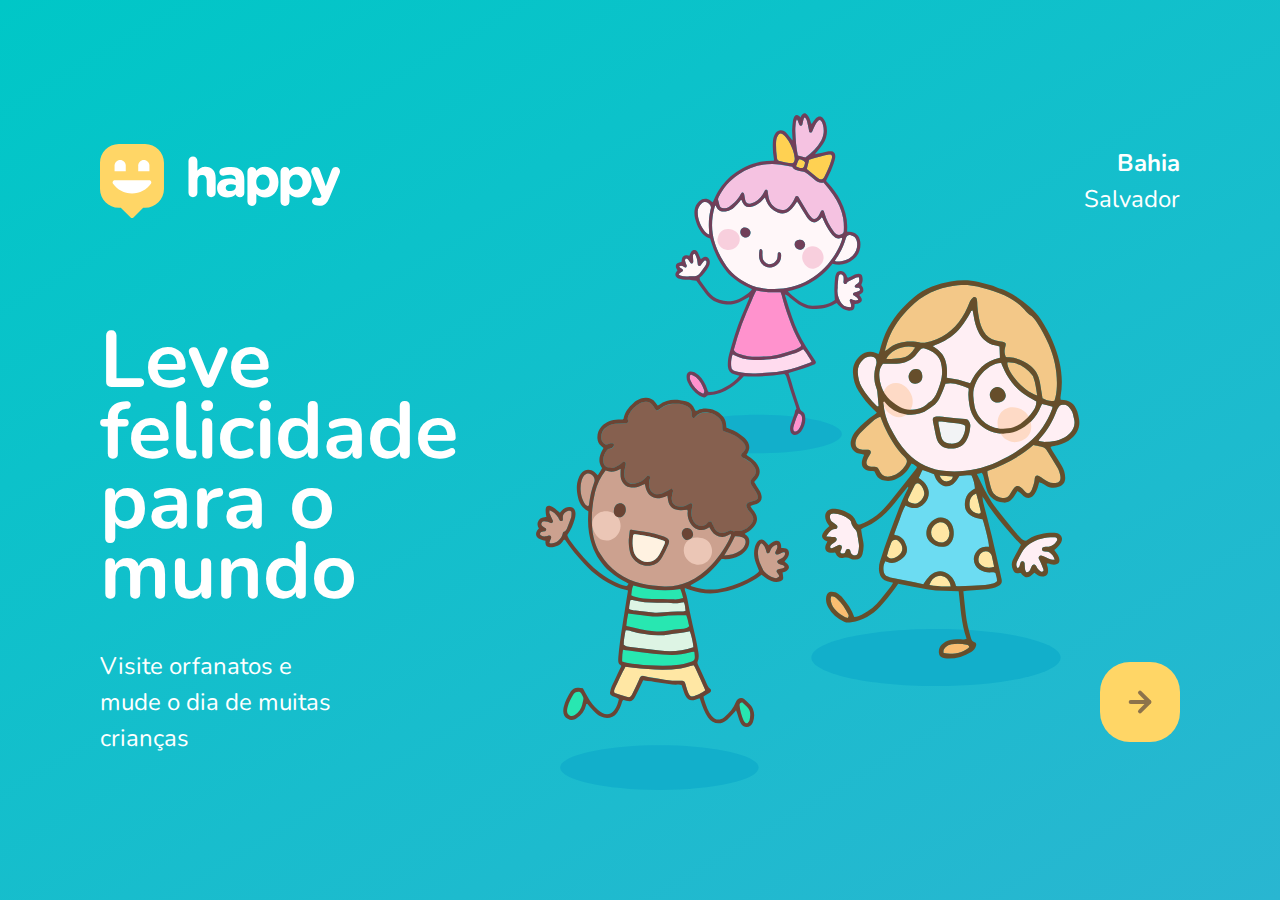
<file: nlw/index.html>
<!DOCTYPE html>
<html lang="en">
  <head>
    <meta charset="UTF-8" />
    <meta name="viewport" content="width=device-width, initial-scale=1.0" />
    <title>AppHappy</title>
    <link rel="icon" href="./public/images/logo-icon.png" />
    <link rel="stylesheet" href="./public/css/main.css" />
    <link rel="stylesheet" href="./public/css/animations.css" />
    <link rel="stylesheet" href="./public/css/page_landing.css" />
    <link href="https://fonts.googleapis.com/css2?family=Nunito:wght@400;600;800&display=swap" rel="stylesheet">
  </head>
  <body>
    <div id="page-landing">
      <div id="container">
        <header>
          <img id='logo' class="animate-up" src="./public/images/logo.svg" alt="Happy logo" />
          <div class="location animate-up">
            <strong>Bahia</strong>
            <p>Salvador</p>
          </div>
        </header>
        <main>
          <h1>Leve felicidade para o mundo</h1>
          <section class="visit">
            <p class="animate-up">Visite orfanatos e mude o dia de muitas crianças</p>
            <a href="orphanages.html" title="Visite o orfanato" class="animate-up">
              <img src="./public/images/arrow.svg" alt="Ir ao mapa" />
            </a>
          </section>
        </main>
      </div>
    </div>
  </body>
</html>
</file>
<file: nlw/public/css/main.css>
* {
  margin: 0;
  padding: 0;
  box-sizing: border-box; /* keeps the total margim + padding fixed */
}

body {
  height: 100vh;
  color: white;
  background: #ebf2f5;
}

:root {
  font-size: 62.5%;
}

body,
input,
button,
textarea {
  /* font-weight: 400;
    font-size: 18px;
    line-height: 1;
    font-family: 'Nunito', sans-serif; */
  /* rem & em pega o tamanho da fonte pae ou a do vizinho mais perto respectivamente */
  font: 400 1.8rem/1 "Nunito", sans-serif;
}
</file>
<file: nlw/public/css/animations.css>
/* animations */
@keyframes up {
  from {
    opacity: 0;
    transform: translateY(16px);
  }
  to {
    opacity: 1;
    transform: translateY(0);
  }
}

@keyframes right {
  from{
    transform: translateX(-100%);
  }
  to {
    transform: translateX(0);
  }
}

@keyframes appear{
  from{
    opacity: 0;
  }
  to {
    opacity: 1;
  }
}

.animate-up {
  animation-name: up;
  animation-duration: 300ms;
  animation-fill-mode: backwards;
}

.animate-right {
  animation-name: right;
  animation-duration: 300ms;
}

.animate-appear {
  animation-name: appear;
  animation-duration: 300ms;
  animation-fill-mode: backwards;
}
</file>
<file: nlw/public/css/page_landing.css>
#page-landing {
  background: linear-gradient(329.54deg, #29b6d1 0%, #00c7c7 100%);
  min-height: 100vh;
  text-align: center;

  display: flex;
  /* Alinea só os lados superior e inferior */
  /* align-items: initial; */
}

#container {
  /* Alinea todo os lados */
  margin: auto;
  width: min(90%, 112rem);
}

.location,
h1,
.visit p {
  height: 16vh;
}
  
#logo {
    animation-delay: 50ms;
  }

.location {
    animation-delay: 100ms;
  }  

main h1 {
    animation-delay: 150ms;
    font-size: clamp(4rem, 8vw, 8rem);
  }
  
.visit p {
  animation-delay: 200ms;
}

.visit a {
    width: 8rem;
    height: 8rem;
    background: #ffd666;
    border: none;
    border-radius: 3rem;
    display: flex;
    align-items: center;
    justify-content: center;
    margin: auto;
    transition: background 200ms;
    animation-delay: 250ms;
  }

.visit a:hover {
    background: #96feff;
  }
  
/* Desktop version */
@media (min-width: 760px) {
  #container {
    padding: 5rem 2rem;
    /* shorthand background: image repeat position /  size */
    background: url("../images/bg.svg") no-repeat 80% / clamp(30rem, 54vw, 56rem);
    /* background-position: top center;  (help to center a image)*/
  }
  header {
    display: flex;
    align-items: center;
    justify-content: space-between;
  }
  .location, h1, .visit p {
    height: initial;
    text-align: initial;
  }
  .location{
      text-align: right;
      font-size: 2.4rem;
      line-height: 1.5;
  }

  main h1{
    /* The clamp allow a flexivel margin <clamp(min, ok, max) */
      font-weight: bold;
      line-height: 0.88;
      margin: clamp(10%, 9vh, 12%) 0 4rem;
      width: min(300px, 80%);
  }
  .visit {
    display: flex;
    align-items: center;
    justify-content: space-between;
  }

  .visit p { 
    font-size: 2.4rem;
    line-height: 1.5;
    width: clamp(20rem, 20vw, 30rem);
  } 

  .visit a {
    margin: initial;
  }
}
</file>
